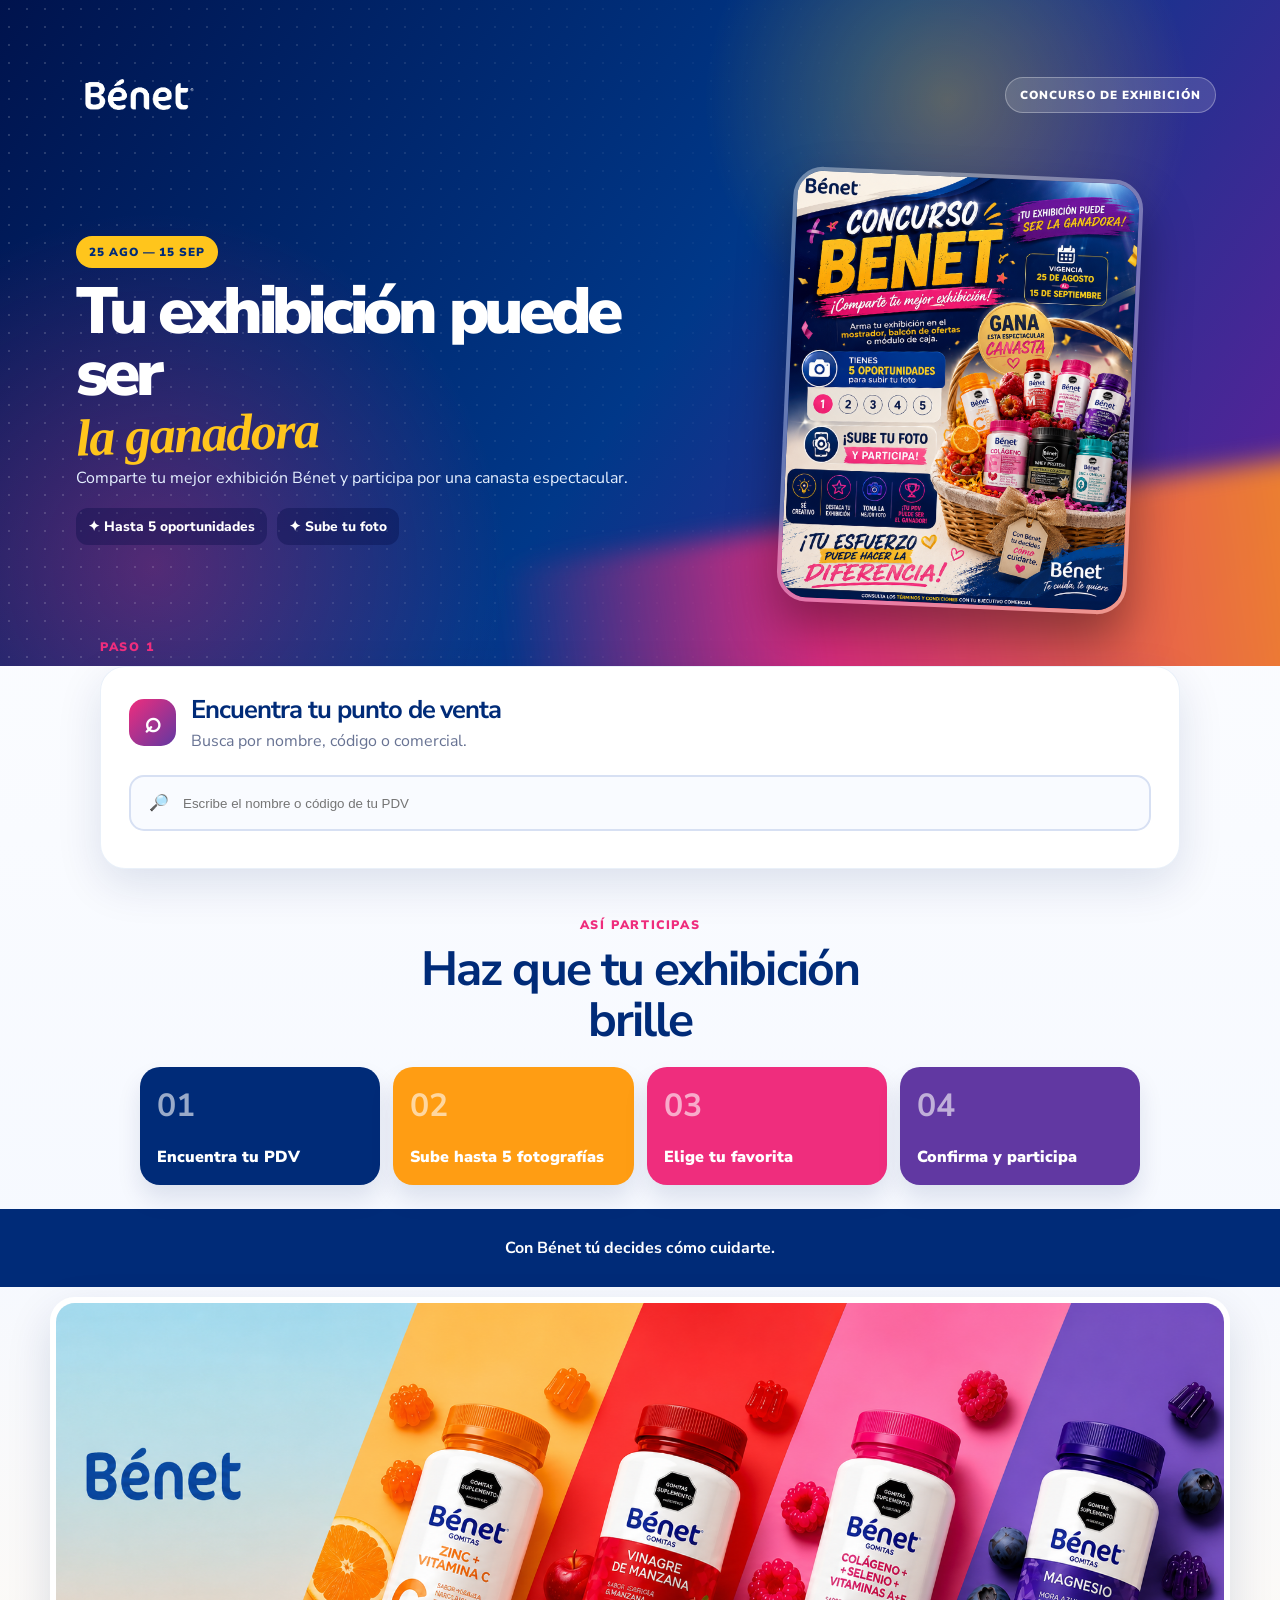
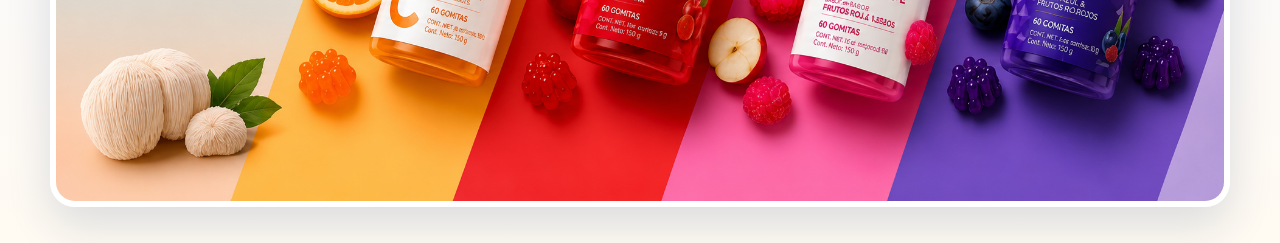
<file: docs/index.html>
<!doctype html>
<html lang="es"><head><meta charset="utf-8"><meta name="viewport" content="width=device-width,initial-scale=1"><title>Concurso Bénet</title><link rel="stylesheet" href="assets/style.css?v=compact-20260825"></head>
<body class="brand-body"><main class="landing"><section class="brand-hero"><header class="brand-header"><img class="brand-logo" src="assets/LOGO%20B%C3%89NET.png" alt="Bénet"><span class="header-pill">CONCURSO DE EXHIBICIÓN</span></header><div class="hero-grid"><div class="hero-copy"><span class="eyebrow-brand">25 AGO — 15 SEP</span><h1>Tu exhibición puede ser <em>la ganadora</em></h1><p>Comparte tu mejor exhibición Bénet y participa por una canasta espectacular.</p><div class="hero-benefits"><span>✦ Hasta 5 oportunidades</span><span>✦ Sube tu foto</span></div></div><div class="hero-poster-wrap"><img class="hero-poster" src="assets/CONCURSO%20BENET%20AGOSTO%20PDV%20MOVIL.png" alt="Concurso Bénet"></div></div></section><section class="search-section"><div class="section-kicker">PASO 1</div><div class="search-card"><div class="search-title"><span class="search-icon">⌕</span><div><h2>Encuentra tu punto de venta</h2><p>Busca por nombre, código o comercial.</p></div></div><label class="brand-search"><span>🔎</span><input id="buscar" placeholder="Escribe el nombre o código de tu PDV" autocomplete="off"></label><div id="resultados" class="results"></div></div></section><section class="product-strip"><img src="assets/PRODUCTOS%20PROTAGONISTAS%20B%C3%89NET.png" alt="Productos Bénet"></section></main>
<script>
const API=location.hostname==='dinamicaspuntos.github.io'?'https://vague-monika-preimportantly.ngrok-free.dev/concurso-benet-api':'/concurso-benet-api';
const inputBuscar=document.getElementById('buscar');
const listaResultados=document.getElementById('resultados');
let temporizador;
inputBuscar.addEventListener('input',()=>{clearTimeout(temporizador);const termino=inputBuscar.value.trim();if(termino.length<2){listaResultados.innerHTML='';return;}temporizador=setTimeout(()=>consultar(termino),250);});
async function consultar(termino){listaResultados.innerHTML='<div class="empty-state">Buscando PDV...</div>';try{const respuesta=await fetch(API+'/buscar-pdv?q='+encodeURIComponent(termino),{headers:{'ngrok-skip-browser-warning':'1'}});if(!respuesta.ok)throw new Error();const datos=await respuesta.json();listaResultados.innerHTML=(datos.pdvs||[]).map(p=>`<a class="pdv-result" href="pdv.html?id=${p.id}"><span class="pdv-result-icon">⌖</span><span class="pdv-info"><strong>${p.nombre}</strong><small>Código ${p.codigo}</small></span><span class="result-arrow">→</span></a>`).join('')||'<div class="empty-state">No encontramos ese PDV.</div>';}catch(e){listaResultados.innerHTML='<div class="empty-state">No fue posible consultar los PDV. Intenta nuevamente.</div>';}}
</script></body></html>
<script src="assets/participa.js"></script>
</file>
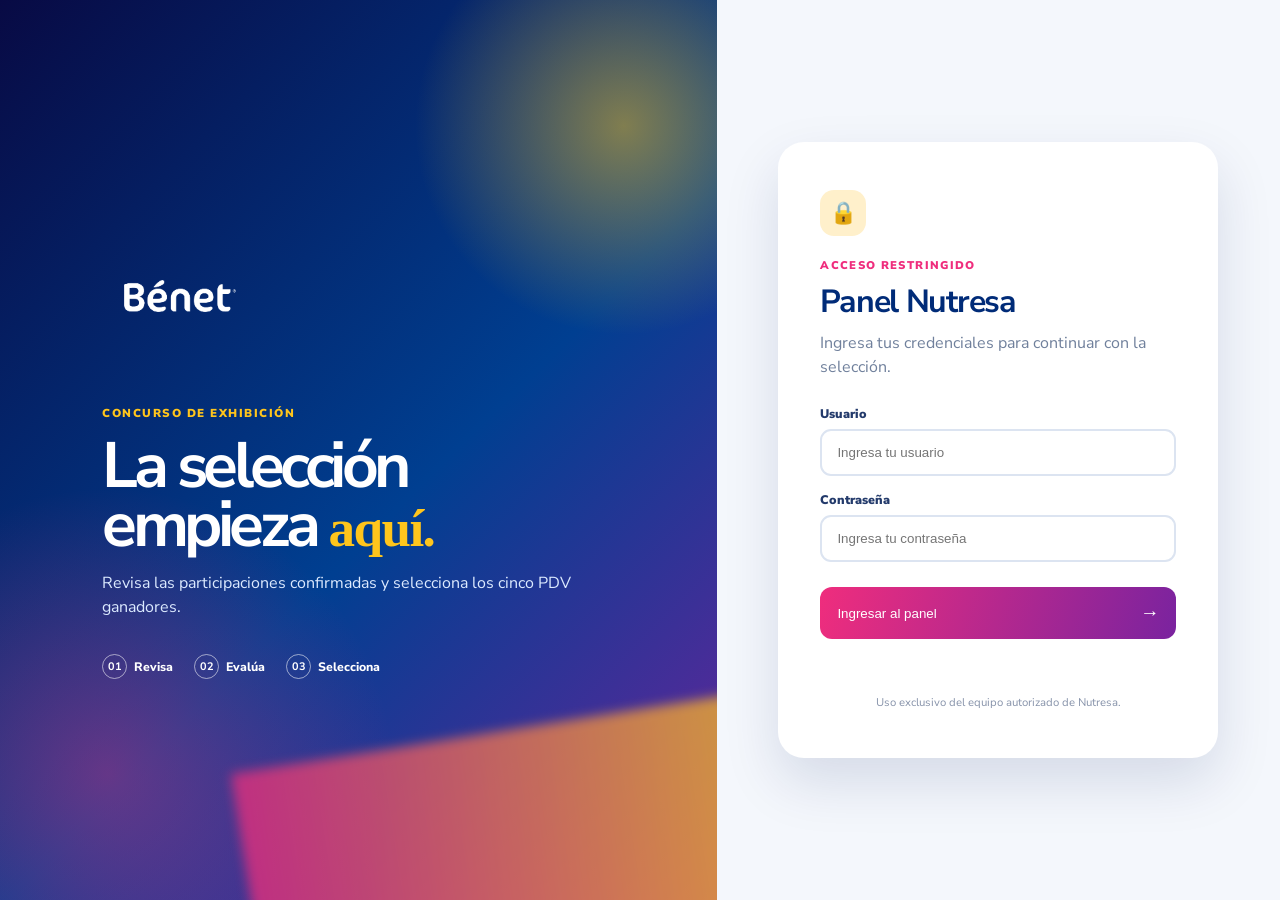
<file: docs/nutresa.html>
<!doctype html>
<html lang="es">
<head>
  <meta charset="utf-8">
  <meta name="viewport" content="width=device-width,initial-scale=1">
  <title>Nutresa | Concurso B&eacute;net</title>
  <link rel="stylesheet" href="assets/style.css?v=nutresa-20260825b">
</head>
<body class="nutresa-page">
  <main class="nutresa-login-shell" id="loginView">
    <section class="nutresa-brand-side">
      <img src="assets/LOGO%20B%C3%89NET.png" alt="B&eacute;net">
      <span class="nutresa-label">CONCURSO DE EXHIBICI&Oacute;N</span>
      <h1>La selecci&oacute;n<br>empieza <em>aquí.</em></h1>
      <p>Revisa las participaciones confirmadas y selecciona los cinco PDV ganadores.</p>
      <div class="nutresa-steps"><span><b>01</b> Revisa</span><span><b>02</b> Eval&uacute;a</span><span><b>03</b> Selecciona</span></div>
    </section>
    <section class="nutresa-login-card">
      <span class="nutresa-lock">&#128274;</span>
      <p class="nutresa-overline">ACCESO RESTRINGIDO</p>
      <h2>Panel Nutresa</h2>
      <p class="nutresa-copy">Ingresa tus credenciales para continuar con la selecci&oacute;n.</p>
      <form id="login" novalidate>
        <label>Usuario<input name="usuario" autocomplete="username" placeholder="Ingresa tu usuario" required></label>
        <label>Contrase&ntilde;a<input name="password" type="password" autocomplete="current-password" placeholder="Ingresa tu contraseña" required></label>
        <button class="nutresa-submit" type="submit">Ingresar al panel <span>&rarr;</span></button>
      </form>
      <p id="mensaje" class="nutresa-message" aria-live="polite"></p>
      <small class="nutresa-help">Uso exclusivo del equipo autorizado de Nutresa.</small>
    </section>
  </main>

  <main class="nutresa-workspace" id="panelView" hidden>
    <header class="nutresa-work-header"><div><img src="assets/LOGO%20B%C3%89NET.png" alt="B&eacute;net"><span>Selecci&oacute;n de ganadores</span></div><button id="salir" type="button">Cerrar sesi&oacute;n</button></header>
    <section class="nutresa-work-intro"><div><span class="nutresa-label">PANEL DE EVALUACI&Oacute;N</span><h1>Elige las <em>5 exhibiciones</em><br>que se destacar&aacute;n.</h1><p>Asigna una posici&oacute;n a cada participaci&oacute;n confirmada.</p></div><div class="nutresa-rules"><b>5</b><span>puestos disponibles</span></div></section>
    <section class="nutresa-gallery" id="participantes"></section>
  </main>

  <script>
  const API=location.hostname==='dinamicaspuntos.github.io'?'https://vague-monika-preimportantly.ngrok-free.dev/concurso-benet-api':'/concurso-benet-api';
  const loginView=document.getElementById('loginView'),panelView=document.getElementById('panelView'),formulario=document.getElementById('login'),mensaje=document.getElementById('mensaje'),galeria=document.getElementById('participantes');
  let token='';
  function escapar(valor){const el=document.createElement('div');el.textContent=valor||'';return el.innerHTML;}
  async function cargarParticipantes(){
    const respuesta=await fetch(API+'/api/laboratorio/participantes',{method:'POST',body:new URLSearchParams({token})});
    if(!respuesta.ok) throw new Error('No fue posible cargar las participaciones.');
    const datos=await respuesta.json();
    galeria.innerHTML=datos.participantes.length?datos.participantes.map(p=>`<article class="nutresa-photo ${p.posicion_ganadora?'winner':''}"><div class="nutresa-photo-image"><img src="${p.url}" alt="Participaci&oacute;n ${escapar(p.codigo)}">${p.posicion_ganadora?`<span>Ganador #${p.posicion_ganadora}</span>`:''}</div><div class="nutresa-photo-info"><small>${escapar(p.codigo)}</small><h2>${escapar(p.nombre)}</h2><p>${escapar(p.regional||'Sin regional registrada')}</p><label>Asignar puesto<select onchange="guardarGanador(${p.foto_id},this.value)"><option value="">Seleccionar...</option>${[1,2,3,4,5].map(n=>`<option value="${n}" ${p.posicion_ganadora==n?'selected':''}>Puesto ${n}</option>`).join('')}</select></label></div></article>`).join(''):'<div class="nutresa-empty"><b>A&uacute;n no hay participaciones confirmadas.</b><span>Las fotos aparecer&aacute;n aqu&iacute; cuando los PDV confirmen su participaci&oacute;n.</span></div>';
  }
  async function guardarGanador(id,posicion){if(!posicion)return;const respuesta=await fetch(API+'/api/laboratorio/ganadores/'+id,{method:'POST',body:new URLSearchParams({token,posicion})});if(!respuesta.ok){const error=await respuesta.json();alert(error.error||'No fue posible guardar el puesto.');return;}cargarParticipantes();}
  formulario.addEventListener('submit',async evento=>{evento.preventDefault();mensaje.textContent='Validando acceso...';const datos=new FormData(formulario);try{const respuesta=await fetch(API+'/api/laboratorio/login',{method:'POST',headers:{'Content-Type':'application/json'},body:JSON.stringify({usuario:datos.get('usuario'),password:datos.get('password')})});const resultado=await respuesta.json();if(!respuesta.ok){mensaje.textContent=resultado.error||'No fue posible ingresar.';return;}token=resultado.token;await cargarParticipantes();loginView.hidden=true;panelView.hidden=false;}catch(error){mensaje.textContent=error.message||'No fue posible conectar con el servidor.';}});
  document.getElementById('salir').addEventListener('click',()=>{token='';galeria.innerHTML='';panelView.hidden=true;loginView.hidden=false;formulario.reset();mensaje.textContent='';});
  </script>
</body>
</html>
</file>
<file: docs/assets/style.css>
@import url('https://fonts.googleapis.com/css2?family=Nunito+Sans:opsz,wght@6..12,400;6..12,600;6..12,700;6..12,800;6..12,900&family=Permanent+Marker&display=swap');

:root { --navy:#002b78; --blue:#1157bd; --sky:#bcebf2; --pink:#ef2d7d; --orange:#ff9d13; --yellow:#ffc51c; --purple:#6138a2; --cream:#fffaf2; --ink:#102961; --white:#fff; }
* { box-sizing:border-box; } body { margin:0; color:var(--ink); font-family:'Nunito Sans',Arial,sans-serif; background:var(--cream); } .brand-body { overflow-x:hidden; }
.brand-hero { position:relative; isolation:isolate; overflow:hidden; color:#fff; background:linear-gradient(125deg,#001a62 0%,#003889 53%,#64209b 100%); padding:27px max(5vw,24px) 55px; }
.brand-hero:after { content:''; position:absolute; z-index:-1; inset:auto -10% -120px 40%; height:280px; transform:rotate(-8deg); background:linear-gradient(90deg,transparent,#ef2d7d 35%,#ff9d13); opacity:.9; filter:blur(12px); }
.hero-glow { position:absolute; border-radius:50%; opacity:.25; filter:blur(2px); z-index:-1; } .glow-one{width:520px;height:520px;right:-250px;top:-220px;background:#bdeff4}.glow-two{width:340px;height:340px;left:-150px;bottom:-220px;background:#ef2d7d}
.brand-header,.pdv-brand-header { max-width:1200px; margin:auto; display:flex; align-items:center; justify-content:space-between; gap:18px; } .brand-logo { width:145px; height:auto; filter:brightness(0) invert(1); } .header-pill,.eyebrow-brand { display:inline-flex; align-items:center; border-radius:999px; font-weight:900; letter-spacing:.08em; font-size:.73rem; } .header-pill { padding:9px 14px; background:rgba(255,255,255,.14); border:1px solid rgba(255,255,255,.3); color:#fff; }
.hero-grid { max-width:1200px; min-height:510px; margin:18px auto 0; display:grid; grid-template-columns:1.05fr .95fr; align-items:center; gap:35px; } .hero-copy { max-width:620px; } .eyebrow-brand { padding:8px 13px; color:var(--navy); background:var(--yellow); } .hero-copy h1 { max-width:660px; margin:19px 0; font-size:clamp(3rem,6vw,5.7rem); line-height:.94; letter-spacing:-.065em; font-weight:900; } .hero-copy h1 em { display:block; color:var(--yellow); font-family:'Permanent Marker',cursive; font-size:.8em; letter-spacing:-.03em; transform:rotate(-2deg); } .hero-copy p { max-width:560px; font-size:1.16rem; line-height:1.55; color:#e4efff; } .hero-benefits { margin-top:25px; display:flex; gap:10px; flex-wrap:wrap; } .hero-benefits span { padding:9px 12px; border-radius:12px; background:rgba(0,11,69,.33); font-size:.86rem; font-weight:800; }
.hero-poster-wrap { position:relative; align-self:end; display:flex; justify-content:center; } .hero-poster { width:min(100%,410px); max-height:590px; object-fit:cover; object-position:top; border-radius:30px; border:4px solid rgba(255,255,255,.35); box-shadow:0 28px 50px rgba(0,0,0,.38); transform:rotate(2.5deg); }
.search-section,.steps-section,.pdv-main { width:min(1080px,calc(100% - 32px)); margin:0 auto; } .search-section { position:relative; z-index:2; margin-top:-35px; } .section-kicker { display:inline-block; color:var(--pink); font-size:.77rem; font-weight:900; letter-spacing:.13em; margin-bottom:11px; } .search-card,.upload-panel,.photo-section,.attempts-panel,.confirm-panel,.selection-status,.closed-panel { background:#fff; border-radius:25px; box-shadow:0 15px 45px rgba(8,37,95,.12); }
.search-card { padding:30px; border:1px solid #e8edfa; } .search-title,.panel-heading { display:flex; align-items:center; gap:15px; } .search-icon,.panel-heading>span { flex:0 0 47px; width:47px; height:47px; display:grid; place-items:center; border-radius:15px; color:#fff; background:linear-gradient(135deg,var(--pink),var(--purple)); font-size:1.8rem; font-weight:900; } h2 { margin:0; color:var(--navy); font-size:1.6rem; letter-spacing:-.04em; } .search-title p,.panel-heading p { margin:3px 0 0; color:#687393; }
.brand-search { display:flex; gap:12px; align-items:center; margin-top:23px; padding:15px 18px; border:2px solid #d7e0f3; background:#f9fbff; border-radius:15px; transition:.2s; } .brand-search:focus-within { border-color:var(--pink); background:#fff; box-shadow:0 0 0 4px rgba(239,45,125,.1); } .brand-search input { width:100%; border:0; outline:0; background:transparent; color:var(--ink); font:700 1rem inherit; }
.results { margin-top:12px; } .empty-state { padding:23px; text-align:center; color:#6d7792; } .empty-state span { display:block; font-size:1.6rem; margin-bottom:5px; } .pdv-result { display:flex; align-items:center; gap:13px; padding:13px; margin-top:8px; border:1px solid #e1e7f4; border-radius:15px; text-decoration:none; color:var(--ink); transition:.2s; } .pdv-result:hover { transform:translateY(-2px); border-color:var(--pink); box-shadow:0 8px 20px rgba(35,45,105,.1); } .pdv-result-icon { width:40px;height:40px;display:grid;place-items:center;border-radius:12px;background:#e7f1ff;color:var(--blue);font-size:1.4rem; } .pdv-info { flex:1; } .pdv-info strong,.pdv-info small { display:block; } .pdv-info strong { color:var(--navy); } .pdv-info small { margin-top:2px; color:#7180a1;font-size:.78rem; } .result-arrow { font-size:1.4rem;color:var(--pink);font-weight:900; }
.product-strip { max-width:1180px; margin:70px auto 0; overflow:hidden; border-radius:25px; box-shadow:0 18px 45px rgba(8,37,95,.14); } .product-strip img { width:100%; display:block; } .steps-section { padding:70px 0; text-align:center; } .steps-section h2 { font-size:clamp(2rem,4vw,3rem); } .steps-grid { display:grid; grid-template-columns:repeat(4,1fr); gap:15px; margin-top:30px; text-align:left; } .steps-grid article { min-height:145px; padding:22px; border-radius:20px; color:#fff; background:var(--navy); } .steps-grid article:nth-child(2){background:var(--orange)} .steps-grid article:nth-child(3){background:var(--pink)} .steps-grid article:nth-child(4){background:var(--purple)} .steps-grid b { display:block; font-size:2rem; opacity:.6; } .steps-grid span { display:block; margin-top:23px; font-weight:900; font-size:1rem; }
.brand-footer { padding:28px 24px; background:var(--navy); color:#fff; display:flex; justify-content:center; gap:22px; align-items:center; font-weight:700; } .brand-footer img { width:98px; filter:brightness(0) invert(1); }
/* Página del PDV */ .pdv-brand-header { max-width:none; padding:15px max(5vw,24px); background:#fff; box-shadow:0 3px 15px rgba(8,37,95,.08); } .pdv-brand-header img { width:115px; } .pdv-brand-header .header-pill { background:var(--navy);border:0; } .back-link { color:var(--navy); font-weight:900; text-decoration:none; } .pdv-main { padding:0 0 60px; } .pdv-banner { margin:0 calc((100vw - min(1080px,calc(100vw - 32px)))/-2); padding:58px max(5vw,24px); text-align:center; color:#fff; background:linear-gradient(120deg,var(--navy),var(--blue) 58%,var(--purple)); } .pdv-banner .eyebrow-brand { background:rgba(255,255,255,.17); color:#fff; border:1px solid rgba(255,255,255,.32); } .pdv-banner h1 { margin:15px 0 6px; font-size:clamp(2rem,5vw,3.5rem); letter-spacing:-.05em; } .pdv-banner p { margin:0; color:#d8e8ff; }.message { margin:22px 0; padding:14px 18px;border-radius:14px;font-weight:800; }.message.success { background:#dff7e8;color:#127345; }.message.error {background:#ffe3ec;color:#a7194d;}.selection-status,.attempts-panel,.upload-panel,.photo-section,.confirm-panel,.closed-panel { margin-top:24px; padding:28px; }.selection-status { display:flex;align-items:center;gap:15px;border:2px solid var(--yellow); }.selection-status>span { width:47px;height:47px;display:grid;place-items:center;border-radius:50%;background:var(--yellow);font-size:1.4rem; }.selection-status b {font-size:1.1rem}.selection-status p{margin:3px 0 0;color:#64708b}.attempts-panel{display:flex;justify-content:space-between;align-items:center;background:linear-gradient(115deg,#fff,#edf7ff)}.attempts-panel span,.confirm-panel span{display:block;color:var(--pink);font-size:.74rem;font-weight:900;letter-spacing:.1em}.attempts-panel strong{display:block;font-size:3.8rem;line-height:1;color:var(--navy)}.attempts-panel small{color:#687393}.attempt-dots{display:flex;gap:9px}.attempt-dots i{width:38px;height:38px;display:grid;place-items:center;border:2px solid #d7dfed;border-radius:50%;font-style:normal;font-weight:900;color:#8490a8}.attempt-dots .used{background:var(--pink);border-color:var(--pink);color:#fff}.photo-picker{min-height:180px;margin-top:22px;border-radius:18px;display:flex;flex-direction:column;align-items:center;justify-content:center;gap:7px;cursor:pointer;color:#fff;text-align:center;background:linear-gradient(135deg,var(--navy),var(--blue));border:2px dashed rgba(255,255,255,.55)}.photo-picker span{font-size:2.5rem}.photo-picker small{opacity:.8}.preview{text-align:center;margin-top:15px}.preview-image{max-height:330px;max-width:100%;border-radius:15px}.brand-button{width:100%;margin-top:17px;padding:16px;border:0;border-radius:13px;cursor:pointer;color:var(--navy);background:var(--yellow);font:900 1rem inherit;letter-spacing:.02em}.brand-button:hover{filter:brightness(1.04)}.green{background:#16a765;color:#fff}.photos-grid{display:grid;grid-template-columns:repeat(auto-fit,minmax(220px,1fr));gap:18px;margin-top:22px}.photo-card{padding:10px;border:2px solid #e3e9f5;border-radius:18px;background:#fbfcff}.photo-card.favorite{border-color:var(--yellow)}.photo-card.confirmed{box-shadow:0 0 0 3px rgba(22,167,101,.17);border-color:#16a765}.photo-number{padding:5px 3px 10px;color:var(--navy);font-weight:900;font-size:.78rem}.photo-number em{float:right;padding:3px 6px;border-radius:99px;background:#dff7e8;color:#127345;font-size:.62rem;font-style:normal}.photo-card img{display:block;width:100%;aspect-ratio:4/5;object-fit:cover;border-radius:11px}.photo-meta{padding:10px 3px;color:#75809a;font-size:.75rem}.select-button{width:100%;padding:11px;border:0;border-radius:10px;background:var(--navy);color:#fff;font:900 .8rem inherit;cursor:pointer}.select-button.selected{background:var(--yellow);color:var(--navy)}.confirm-panel{display:flex;align-items:center;justify-content:space-between;gap:25px;background:linear-gradient(115deg,#fff7d9,#fff)}.confirm-panel h2{margin:6px 0}.confirm-panel p{margin:0;color:#65708b}.confirm-panel form{min-width:290px}.closed-panel{text-align:center}.closed-panel>span{font-size:3rem}.closed-panel h2{margin:10px 0}.closed-panel p{margin:0;color:#65708b}
@media(max-width:760px){.brand-header .header-pill,.pdv-brand-header .header-pill{display:none}.hero-grid{grid-template-columns:1fr;min-height:auto}.hero-copy{padding-top:25px}.hero-poster{width:min(80vw,390px);margin-top:10px}.search-card{padding:22px}.product-strip{margin:40px 16px 0}.steps-grid{grid-template-columns:repeat(2,1fr)}.brand-footer{flex-direction:column;gap:8px;text-align:center}.pdv-banner{margin:0 -16px}.attempts-panel,.confirm-panel{align-items:flex-start;flex-direction:column}.confirm-panel form{width:100%;min-width:0}.attempt-dots{width:100%;justify-content:space-between}.attempt-dots i{width:35px;height:35px}.pdv-brand-header img{width:95px}.selection-status{align-items:flex-start}}
@media(max-width:420px){.steps-grid{grid-template-columns:1fr}.hero-copy h1{font-size:3rem}.search-title h2,.panel-heading h2{font-size:1.3rem}.search-icon,.panel-heading>span{width:40px;height:40px;flex-basis:40px}.pdv-brand-header{padding:14px 16px}}

html{scroll-behavior:smooth}body{min-height:100vh}.brand-hero{background:radial-gradient(circle at 74% 15%,rgba(255,197,28,.32),transparent 22%),radial-gradient(circle at 12% 85%,rgba(239,45,125,.35),transparent 28%),linear-gradient(125deg,#00134d 0%,#003889 52%,#64209b 100%)}.brand-hero:before{content:'';position:absolute;inset:0;z-index:-1;opacity:.18;background-image:radial-gradient(rgba(255,255,255,.9) 1px,transparent 1px);background-size:18px 18px;mask-image:linear-gradient(90deg,#000,transparent 70%)}.hero-copy{animation:benet-enter .65s ease both}.hero-poster{transition:transform .35s ease,box-shadow .35s ease}.hero-poster:hover{transform:rotate(0) translateY(-8px) scale(1.015);box-shadow:0 35px 68px rgba(0,0,0,.45)}.search-card,.ops-card{border:1px solid rgba(17,87,189,.09);transition:transform .25s ease,box-shadow .25s ease}.search-card:hover,.ops-card:hover{transform:translateY(-3px);box-shadow:0 20px 48px rgba(8,37,95,.14)}.pdv-result{position:relative;overflow:hidden}.pdv-result:after{content:'';position:absolute;inset:0;transform:translateX(-105%);background:linear-gradient(90deg,transparent,rgba(239,45,125,.08),transparent);transition:transform .5s ease}.pdv-result:hover:after{transform:translateX(105%)}.ops-body{background:radial-gradient(circle at 95% 0,rgba(188,235,242,.7),transparent 25%),radial-gradient(circle at 0 95%,rgba(239,45,125,.09),transparent 28%),#f3f7ff}.ops-header{box-shadow:0 8px 30px rgba(0,29,92,.18)}.ops-stat{border:1px solid rgba(17,87,189,.08);transition:transform .22s ease,box-shadow .22s ease}.ops-stat:hover{transform:translateY(-5px);box-shadow:0 18px 35px rgba(8,37,95,.13)}.ops-view,.ops-export,.brand-button,.select-button{transition:transform .18s ease,filter .18s ease,box-shadow .18s ease}.ops-view:hover,.ops-export:hover,.brand-button:hover,.select-button:hover{transform:translateY(-2px);filter:brightness(1.03);box-shadow:0 9px 18px rgba(0,43,120,.18)}@keyframes benet-enter{from{opacity:0;transform:translateY(16px)}to{opacity:1;transform:none}}@media(prefers-reduced-motion:reduce){*,*:before,*:after{animation-duration:.01ms!important;transition-duration:.01ms!important;scroll-behavior:auto!important}}

.pdv-guide{display:flex;justify-content:space-between;gap:24px;align-items:center;margin:24px 0;padding:26px 28px;border-radius:23px;color:#fff;background:linear-gradient(115deg,#0b2a75,#6b299d);box-shadow:0 16px 35px rgba(26,34,107,.2)}.pdv-guide h2{margin:7px 0;color:#fff;font-size:1.55rem}.pdv-guide p{max-width:570px;margin:0;color:#e2eeff}.pdv-guide-kicker{font-size:.72rem;font-weight:900;letter-spacing:.13em;color:var(--yellow)}.pdv-guide ol{display:flex;gap:13px;list-style:none;margin:0;padding:0}.pdv-guide li{width:105px;font-size:.72rem;font-weight:800;text-align:center}.pdv-guide li b{display:grid;place-items:center;width:35px;height:35px;margin:0 auto 7px;border-radius:50%;background:var(--yellow);color:var(--navy);font-size:1rem}.nutresa-login{min-height:100vh;background:radial-gradient(circle at 85% 8%,rgba(239,45,125,.4),transparent 27%),radial-gradient(circle at 9% 92%,rgba(255,197,28,.38),transparent 30%),linear-gradient(135deg,#100445,#003889 55%,#64209b)}.nutresa-login .ops-header{max-width:1040px;margin:auto;padding-top:34px;background:transparent;box-shadow:none}.nutresa-login .ops-main{width:min(470px,calc(100% - 32px));margin:70px auto}.nutresa-login .ops-card{position:relative;overflow:hidden;padding:42px 38px;border:0;border-radius:28px;box-shadow:0 28px 70px rgba(0,0,0,.32)}.nutresa-login .ops-card:before{content:'PANEL DE SELECCIÓN';display:block;margin:-42px -38px 30px;padding:13px 38px;background:linear-gradient(90deg,var(--pink),var(--purple));color:#fff;font-size:.71rem;font-weight:900;letter-spacing:.13em}.nutresa-login .ops-card h2{font-size:2rem}.nutresa-login .ops-card h2:after{content:'Ingresa con tus credenciales para revisar las participaciones confirmadas.';display:block;margin-top:9px;color:#687393;font-size:.9rem;font-weight:600;line-height:1.45;letter-spacing:0}.nutresa-login input{width:100%;padding:15px 16px;border:2px solid #dce5f4;border-radius:13px;font:700 .95rem inherit;outline:0}.nutresa-login input:focus{border-color:var(--pink);box-shadow:0 0 0 4px rgba(239,45,125,.12)}.nutresa-login #mensaje{min-height:22px;color:#a7194d;font-weight:800;font-size:.84rem}@media(max-width:700px){.pdv-guide{align-items:flex-start;flex-direction:column}.pdv-guide ol{width:100%;justify-content:space-between}.pdv-guide li{width:31%}.nutresa-login .ops-main{margin:38px auto}.nutresa-login .ops-card{padding:34px 25px}.nutresa-login .ops-card:before{margin:-34px -25px 25px;padding:13px 25px}}

/* Ritmo y espacios de los frentes p&uacute;blicos */
.landing{padding-bottom:72px;background:linear-gradient(180deg,#fff 0,#f6f9ff 68%,#fffaf2 100%)}.landing .brand-hero{padding-bottom:94px}.landing .search-section{margin-top:-56px}.landing .search-card{padding:36px}.landing .product-strip{width:min(1180px,calc(100% - 32px));margin:22px auto 0;border:10px solid #fff}.landing .steps-section{padding:78px 0 44px}.landing .steps-section h2{max-width:520px;margin:0 auto;line-height:1.05}.landing .steps-grid{max-width:1000px;margin:33px auto 0;gap:18px}.landing .steps-grid article{min-height:166px;display:flex;flex-direction:column;justify-content:space-between;box-shadow:0 14px 25px rgba(6,31,87,.11)}.pdv-main{display:grid;gap:0;padding-bottom:80px}.pdv-main>.pdv-guide{margin-top:32px}.pdv-main>.attempts-panel{margin-top:18px}.pdv-main>.upload-panel,.pdv-main>.photo-section{padding:34px}.pdv-main>.photo-section{margin-top:28px}.photos-grid{gap:22px}.photo-card{padding:12px;box-shadow:0 8px 18px rgba(10,35,83,.05)}.photo-card img{aspect-ratio:1/1.08}.ops-main{margin-top:46px}.ops-intro{margin-bottom:32px}.lab-grid{gap:22px}.lab-photo{box-shadow:0 14px 30px rgba(8,37,95,.1)}.lab-photo-content{padding:18px}.lab-photo img{height:280px}@media(min-width:1000px){.landing .hero-grid{gap:72px}.landing .hero-copy{padding-left:12px}.pdv-main{width:min(1120px,calc(100% - 48px))}}@media(max-width:760px){.landing{padding-bottom:45px}.landing .brand-hero{padding-bottom:72px}.landing .search-section{margin-top:-33px}.landing .search-card{padding:24px 20px}.landing .steps-section{padding:58px 20px 28px}.landing .steps-grid{gap:12px}.landing .steps-grid article{min-height:125px;padding:17px}.landing .product-strip{margin-top:12px;border-width:6px}.pdv-main>.pdv-guide{margin-top:20px}.pdv-main>.upload-panel,.pdv-main>.photo-section{padding:23px}.lab-photo img{height:235px}}@media(max-width:430px){.landing .steps-grid{grid-template-columns:1fr 1fr}.landing .steps-grid span{margin-top:14px;font-size:.85rem}.pdv-main{width:min(100% - 24px,1080px)}.pdv-guide{padding:23px 19px}.pdv-guide h2{font-size:1.35rem}}

/* Versi&oacute;n compacta: prioridad al contenido y las acciones */
.landing{padding-bottom:36px}.landing .brand-hero{padding-top:22px;padding-bottom:58px}.landing .hero-grid{min-height:410px;margin-top:6px}.landing .hero-copy h1{margin:13px 0;font-size:clamp(2.65rem,5.1vw,4.8rem)}.landing .hero-copy p{margin:0;font-size:1rem}.landing .hero-benefits{margin-top:17px}.landing .hero-poster{width:min(100%,350px);max-height:500px}.landing .search-section{margin-top:-31px}.landing .search-card{padding:25px 28px}.landing .steps-section{padding:44px 0 24px}.landing .steps-grid{margin-top:22px;gap:13px}.landing .steps-grid article{min-height:118px;padding:17px}.landing .steps-grid span{margin-top:13px}.landing .product-strip{margin-top:10px;border-width:6px}.pdv-brand-header{padding-top:11px;padding-bottom:11px}.pdv-banner{padding-top:38px;padding-bottom:38px}.pdv-main{padding-bottom:38px}.pdv-main>.pdv-guide{margin-top:18px}.pdv-guide{padding:20px 23px}.pdv-guide h2{font-size:1.32rem}.pdv-guide p{font-size:.88rem}.pdv-main>.attempts-panel,.pdv-main>.upload-panel,.pdv-main>.photo-section{margin-top:16px;padding:22px}.attempts-panel strong{font-size:3rem}.photo-picker{min-height:135px;margin-top:15px}.photos-grid{margin-top:16px;gap:14px}.photo-card{padding:8px}.ops-main{margin-top:28px;margin-bottom:32px}.ops-intro{margin-bottom:18px}.lab-grid{gap:14px}.lab-photo img{height:220px}.lab-photo-content{padding:13px}@media(max-width:760px){.landing .brand-hero{padding-top:18px;padding-bottom:55px}.landing .hero-grid{min-height:auto;gap:18px}.landing .hero-poster{width:min(72vw,310px);max-height:390px}.landing .search-card{padding:20px}.landing .steps-section{padding:36px 16px 20px}.landing .steps-grid article{min-height:105px;padding:14px}.pdv-banner{padding-top:28px;padding-bottom:28px}.pdv-main>.attempts-panel,.pdv-main>.upload-panel,.pdv-main>.photo-section{padding:18px}.pdv-guide{gap:15px}.lab-photo img{height:205px}}

/* Nutresa: acceso y evaluaci&oacute;n responsivos */
.nutresa-page{min-height:100vh;background:#f4f7fc}.nutresa-login-shell{display:grid;grid-template-columns:minmax(360px,1.12fr) minmax(360px,.88fr);min-height:100vh}.nutresa-brand-side{position:relative;overflow:hidden;display:flex;flex-direction:column;justify-content:center;padding:clamp(42px,8vw,120px);color:#fff;background:radial-gradient(circle at 87% 14%,rgba(255,197,28,.5),transparent 21%),radial-gradient(circle at 15% 86%,rgba(239,45,125,.42),transparent 29%),linear-gradient(135deg,#080a44,#003f91 56%,#6b249c)}.nutresa-brand-side:after{content:'';position:absolute;inset:auto -10% -130px 35%;height:300px;transform:rotate(-9deg);background:linear-gradient(90deg,#ef2d7d,#ffc51c);filter:blur(6px);opacity:.72}.nutresa-brand-side>*{position:relative;z-index:1}.nutresa-brand-side img{width:150px;filter:brightness(0) invert(1)}.nutresa-label{display:inline-block;margin-top:34px;color:#ffc51c;font-size:.72rem;font-weight:900;letter-spacing:.13em}.nutresa-brand-side h1{margin:16px 0;font-size:clamp(2.8rem,5vw,5.2rem);line-height:.92;letter-spacing:-.07em}.nutresa-brand-side h1 em,.nutresa-work-intro h1 em{color:#ffc51c;font-family:'Permanent Marker',cursive;font-style:normal;font-size:.83em;letter-spacing:-.03em}.nutresa-brand-side p{max-width:480px;margin:0;color:#dceaff;line-height:1.55}.nutresa-steps{display:flex;gap:21px;margin-top:34px}.nutresa-steps span{display:flex;gap:7px;align-items:center;font-size:.77rem;font-weight:800}.nutresa-steps b{display:grid;place-items:center;width:25px;height:25px;border:1px solid rgba(255,255,255,.55);border-radius:50%;font-size:.68rem}.nutresa-login-card{align-self:center;width:min(440px,calc(100% - 46px));margin:auto;padding:48px 42px;border-radius:26px;background:#fff;box-shadow:0 24px 55px rgba(5,34,89,.13)}.nutresa-lock{display:grid;place-items:center;width:46px;height:46px;border-radius:14px;background:#fff0cb;font-size:1.35rem}.nutresa-overline{margin:22px 0 7px;color:#ef2d7d;font-size:.7rem;font-weight:900;letter-spacing:.12em}.nutresa-login-card h2{font-size:2rem}.nutresa-copy{margin:8px 0 26px;color:#70809c;line-height:1.5}.nutresa-login-card label{display:block;margin-top:15px;color:#233a6b;font-size:.78rem;font-weight:900}.nutresa-login-card input{width:100%;margin-top:7px;padding:14px 15px;border:2px solid #dce4f1;border-radius:11px;color:#142654;font:700 .95rem inherit;outline:0}.nutresa-login-card input:focus{border-color:#ef2d7d;box-shadow:0 0 0 4px rgba(239,45,125,.12)}.nutresa-submit{display:flex;justify-content:space-between;align-items:center;width:100%;margin-top:25px;padding:15px 17px;border:0;border-radius:12px;color:#fff;background:linear-gradient(105deg,#ef2d7d,#7a239f);font:900 .92rem inherit;cursor:pointer}.nutresa-submit span{font-size:1.2rem}.nutresa-message{min-height:21px;margin:15px 0 0;color:#b51d55;font-size:.82rem;font-weight:800}.nutresa-help{display:block;margin-top:20px;color:#8793aa;font-size:.7rem;text-align:center}.nutresa-workspace{min-height:100vh;padding-bottom:45px;background:linear-gradient(180deg,#f7faff,#f1f5fc)}.nutresa-work-header{display:flex;justify-content:space-between;align-items:center;padding:16px max(5vw,24px);color:#fff;background:#0c2b72}.nutresa-work-header div{display:flex;align-items:center;gap:15px;font-weight:800}.nutresa-work-header img{width:104px;filter:brightness(0) invert(1)}.nutresa-work-header button{padding:9px 12px;border:1px solid rgba(255,255,255,.35);border-radius:9px;color:#fff;background:transparent;font:800 .75rem inherit;cursor:pointer}.nutresa-work-intro{display:flex;justify-content:space-between;gap:25px;align-items:end;width:min(1180px,calc(100% - 40px));margin:42px auto 25px}.nutresa-work-intro .nutresa-label{margin:0;color:#ef2d7d}.nutresa-work-intro h1{margin:10px 0;font-size:clamp(2rem,4vw,3.5rem);line-height:.96;letter-spacing:-.06em;color:#102961}.nutresa-work-intro p{margin:0;color:#71809d}.nutresa-rules{display:flex;align-items:center;gap:10px;padding:14px 18px;border-radius:14px;background:#fff;box-shadow:0 8px 20px rgba(8,37,95,.08)}.nutresa-rules b{font-size:2rem;color:#ef2d7d}.nutresa-rules span{max-width:70px;color:#71809d;font-size:.7rem;font-weight:800}.nutresa-gallery{display:grid;grid-template-columns:repeat(auto-fit,minmax(245px,1fr));gap:18px;width:min(1180px,calc(100% - 40px));margin:auto}.nutresa-photo{overflow:hidden;border:1px solid #e1e8f3;border-radius:18px;background:#fff;box-shadow:0 10px 24px rgba(8,37,95,.08)}.nutresa-photo.winner{border:2px solid #ffc51c}.nutresa-photo-image{position:relative}.nutresa-photo-image img{display:block;width:100%;height:260px;object-fit:cover}.nutresa-photo-image span{position:absolute;left:11px;bottom:11px;padding:6px 9px;border-radius:99px;color:#142654;background:#ffc51c;font-size:.68rem;font-weight:900}.nutresa-photo-info{padding:16px}.nutresa-photo-info>small{color:#1157bd;font-size:.7rem;font-weight:900;letter-spacing:.06em}.nutresa-photo-info h2{margin:5px 0;font-size:1.08rem}.nutresa-photo-info p{margin:0;color:#7886a0;font-size:.76rem}.nutresa-photo-info label{display:block;margin-top:15px;color:#566886;font-size:.7rem;font-weight:900}.nutresa-photo-info select{width:100%;margin-top:6px;padding:10px;border:1px solid #d5dfed;border-radius:9px;background:#f9fbff;font:800 .78rem inherit}.nutresa-empty{display:flex;flex-direction:column;gap:7px;grid-column:1/-1;padding:50px;text-align:center;color:#71809d;background:#fff;border-radius:18px}.nutresa-empty b{color:#142654}@media(max-width:850px){.nutresa-login-shell{grid-template-columns:1fr}.nutresa-brand-side{min-height:360px;padding:52px max(8vw,28px)}.nutresa-login-card{margin:36px auto}.nutresa-work-intro{align-items:flex-start;flex-direction:column}}@media(max-width:520px){.nutresa-brand-side{min-height:330px}.nutresa-brand-side img{width:120px}.nutresa-brand-side h1{font-size:3.2rem}.nutresa-steps{gap:11px;flex-wrap:wrap}.nutresa-login-card{width:min(100% - 26px,440px);padding:33px 24px}.nutresa-work-header{align-items:flex-start;gap:13px;flex-direction:column}.nutresa-work-intro,.nutresa-gallery{width:min(100% - 26px,1180px);margin-top:27px}.nutresa-gallery{gap:13px}.nutresa-photo-image img{height:235px}}

.nutresa-login-shell[hidden],.nutresa-workspace[hidden]{display:none!important}

/* Paneles internos */
.ops-body{background:#f3f7ff;color:var(--ink)}.ops-header{padding:18px max(5vw,24px);background:linear-gradient(115deg,var(--navy),var(--blue) 63%,var(--purple));color:#fff;display:flex;align-items:center;justify-content:space-between;gap:20px}.ops-brand{display:flex;align-items:center;gap:17px}.ops-brand img{width:120px;filter:brightness(0) invert(1)}.ops-brand span{padding-left:17px;border-left:1px solid rgba(255,255,255,.35);font-weight:800;font-size:.85rem;letter-spacing:.04em}.ops-user{display:flex;align-items:center;gap:14px}.ops-user b,.ops-user small{display:block;text-align:right}.ops-user small{opacity:.75;margin-top:2px}.ops-logout,.ops-back{padding:10px 14px;border:1px solid rgba(255,255,255,.45);border-radius:10px;color:#fff;text-decoration:none;font-size:.77rem;font-weight:900}.ops-main{width:min(1320px,calc(100% - 32px));margin:34px auto 60px}.ops-intro{display:flex;justify-content:space-between;gap:20px;align-items:end;margin-bottom:25px}.ops-intro h1{margin:0;color:var(--navy);font-size:clamp(1.8rem,4vw,2.5rem);letter-spacing:-.05em}.ops-intro p{margin:6px 0 0;color:#65708b}.ops-stats{display:grid;grid-template-columns:repeat(4,1fr);gap:16px;margin-bottom:25px}.ops-stat{position:relative;overflow:hidden;padding:20px;border-radius:19px;background:#fff;box-shadow:0 9px 25px rgba(8,37,95,.08)}.ops-stat:after{content:'';position:absolute;width:72px;height:72px;right:-22px;top:-23px;border-radius:50%;background:#e4efff}.ops-stat:nth-child(2):after{background:#fff0cf}.ops-stat:nth-child(3):after{background:#ffe3ee}.ops-stat:nth-child(4):after{background:#e2f7ec}.ops-stat-icon{font-size:1.45rem}.ops-stat b{display:block;margin-top:8px;color:var(--navy);font-size:2.2rem;line-height:1}.ops-stat span{display:block;margin-top:7px;color:#6f7992;font-size:.82rem;font-weight:800}.ops-card{padding:25px;border-radius:22px;background:#fff;box-shadow:0 10px 28px rgba(8,37,95,.08)}.ops-card-head{display:flex;justify-content:space-between;align-items:center;gap:15px;margin-bottom:20px}.ops-card-head h2{font-size:1.35rem}.ops-export{padding:11px 15px;border-radius:10px;background:var(--yellow);color:var(--navy);font-weight:900;text-decoration:none;font-size:.78rem}.ops-table-wrap{overflow-x:auto}.ops-table{width:100%;border-collapse:collapse}.ops-table th{padding:12px 10px;text-align:left;color:#7180a0;background:#f3f6fe;font-size:.72rem;letter-spacing:.04em}.ops-table td{padding:15px 10px;border-bottom:1px solid #edf0f7;font-size:.86rem}.ops-table tr:hover td{background:#fbfcff}.ops-code{color:var(--blue);font-weight:900}.ops-badge{display:inline-block;padding:6px 9px;border-radius:99px;font-size:.67rem;font-weight:900}.ops-badge.ok{color:#087442;background:#dff7e8}.ops-badge.wait{color:#9a6200;background:#fff1cb}.ops-view{display:inline-block;padding:8px 11px;border-radius:9px;text-decoration:none;color:#fff;background:var(--navy);font-size:.7rem;font-weight:900}.ops-empty{text-align:center;padding:55px;color:#7180a0}.ops-empty span{font-size:2.6rem}.lab-winners{display:grid;grid-template-columns:repeat(5,1fr);gap:12px;margin:20px 0 25px}.lab-place{min-height:102px;padding:15px;border:2px dashed #ced9ef;border-radius:16px;background:#fff}.lab-place b{display:block;color:var(--pink);font-size:.75rem;letter-spacing:.07em}.lab-place span{display:block;margin-top:8px;color:var(--navy);font-size:.8rem;font-weight:800}.lab-grid{display:grid;grid-template-columns:repeat(auto-fit,minmax(245px,1fr));gap:18px}.lab-photo{overflow:hidden;border-radius:19px;background:#fff;border:2px solid transparent;box-shadow:0 8px 24px rgba(8,37,95,.08)}.lab-photo.winner{border-color:var(--yellow)}.lab-photo img{display:block;width:100%;height:250px;object-fit:cover;cursor:pointer}.lab-photo-content{padding:15px}.lab-photo-content h3{margin:5px 0;font-size:1rem;color:var(--navy)}.lab-photo-content p{margin:0;color:#74809a;font-size:.77rem}.lab-photo form{display:flex;gap:7px;margin-top:13px}.lab-photo select{flex:1;padding:9px;border:1px solid #d3deef;border-radius:9px;background:#fff;font:700 .78rem inherit}.lab-photo button{padding:9px 11px;border:0;border-radius:9px;background:var(--navy);color:#fff;font:900 .72rem inherit;cursor:pointer}.lab-mark{display:inline-block;margin-top:9px;padding:5px 8px;border-radius:99px;background:#fff0c6;color:#976900;font-size:.65rem;font-weight:900}.ops-modal{display:none;position:fixed;inset:0;z-index:10;align-items:center;justify-content:center;padding:25px;background:rgba(0,20,70,.88)}.ops-modal.active{display:flex}.ops-modal img{max-width:95vw;max-height:90vh;border-radius:14px}@media(max-width:900px){.ops-stats{grid-template-columns:repeat(2,1fr)}.lab-winners{grid-template-columns:repeat(3,1fr)}}@media(max-width:600px){.ops-header,.ops-intro{align-items:flex-start;flex-direction:column}.ops-user b,.ops-user small{text-align:left}.ops-stats{grid-template-columns:1fr}.lab-winners{grid-template-columns:1fr 1fr}.ops-card{padding:17px}.ops-card-head{align-items:flex-start;flex-direction:column}}
</file>
